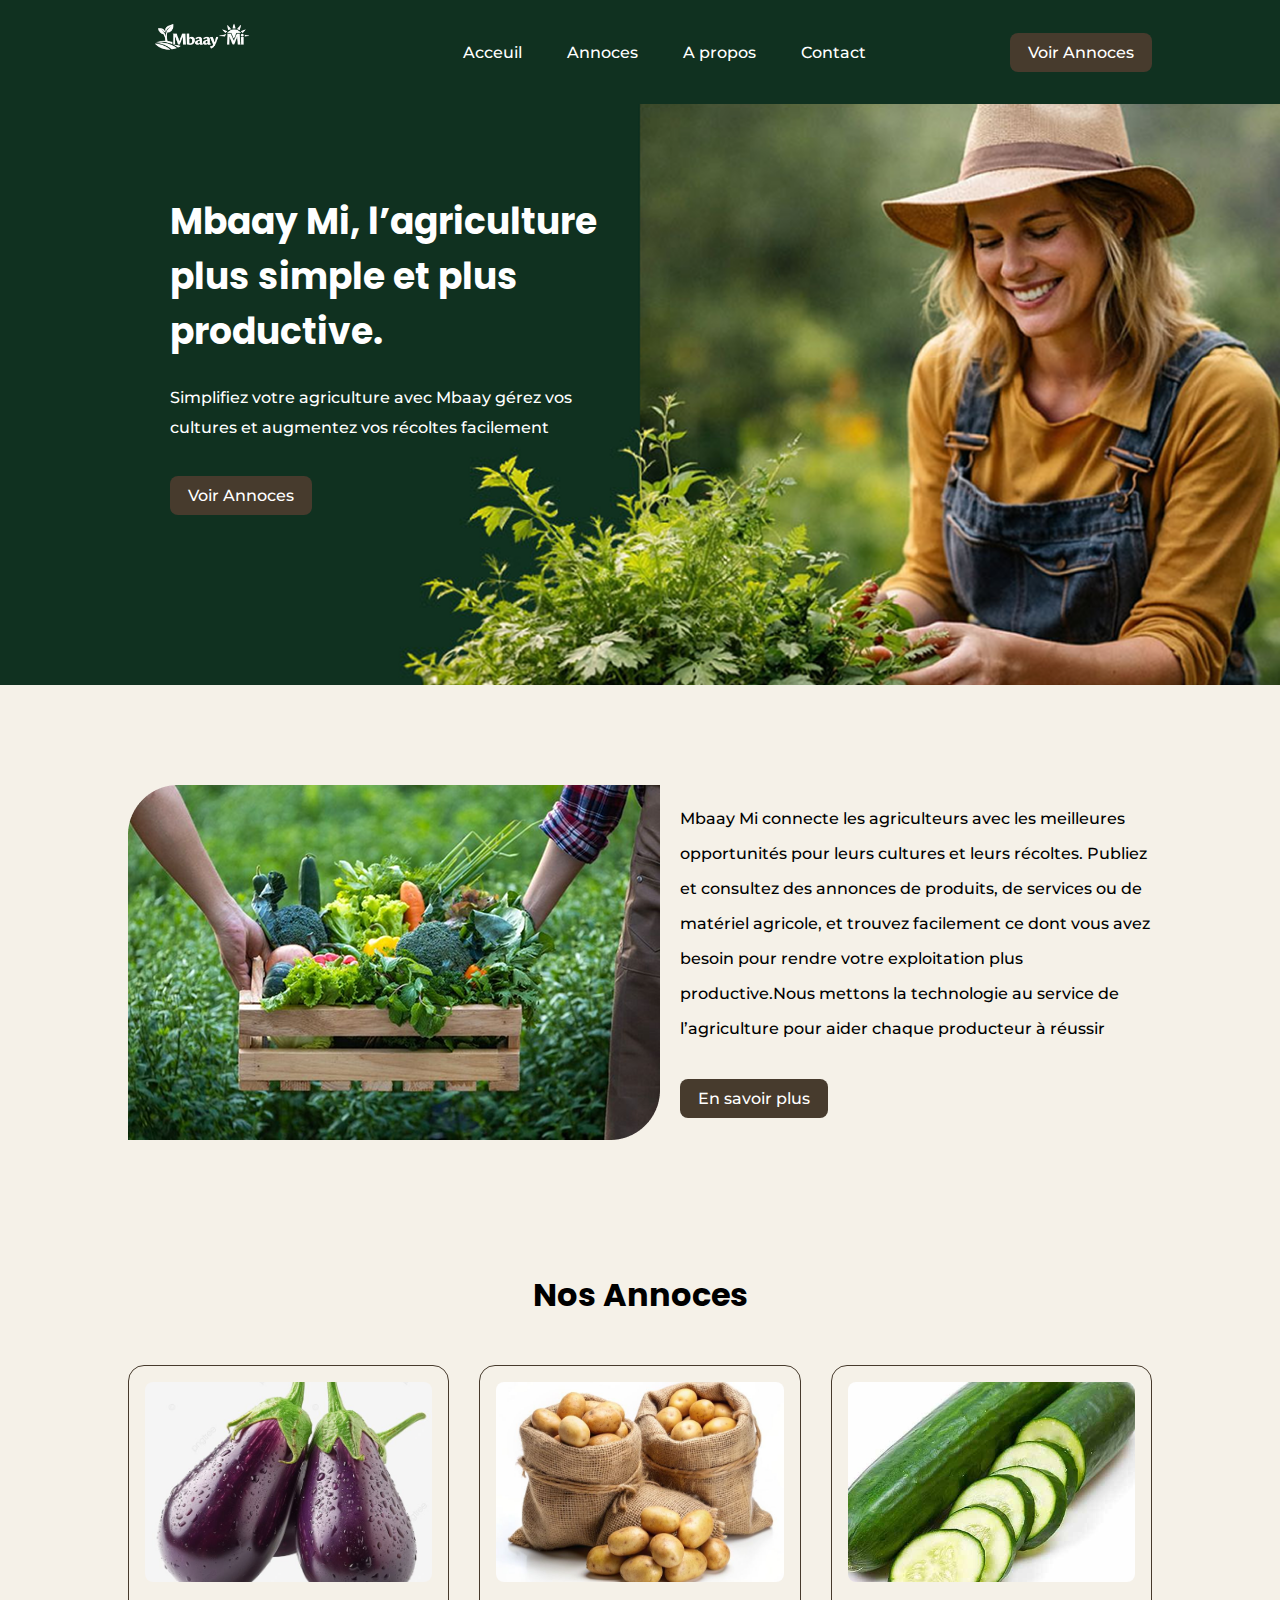
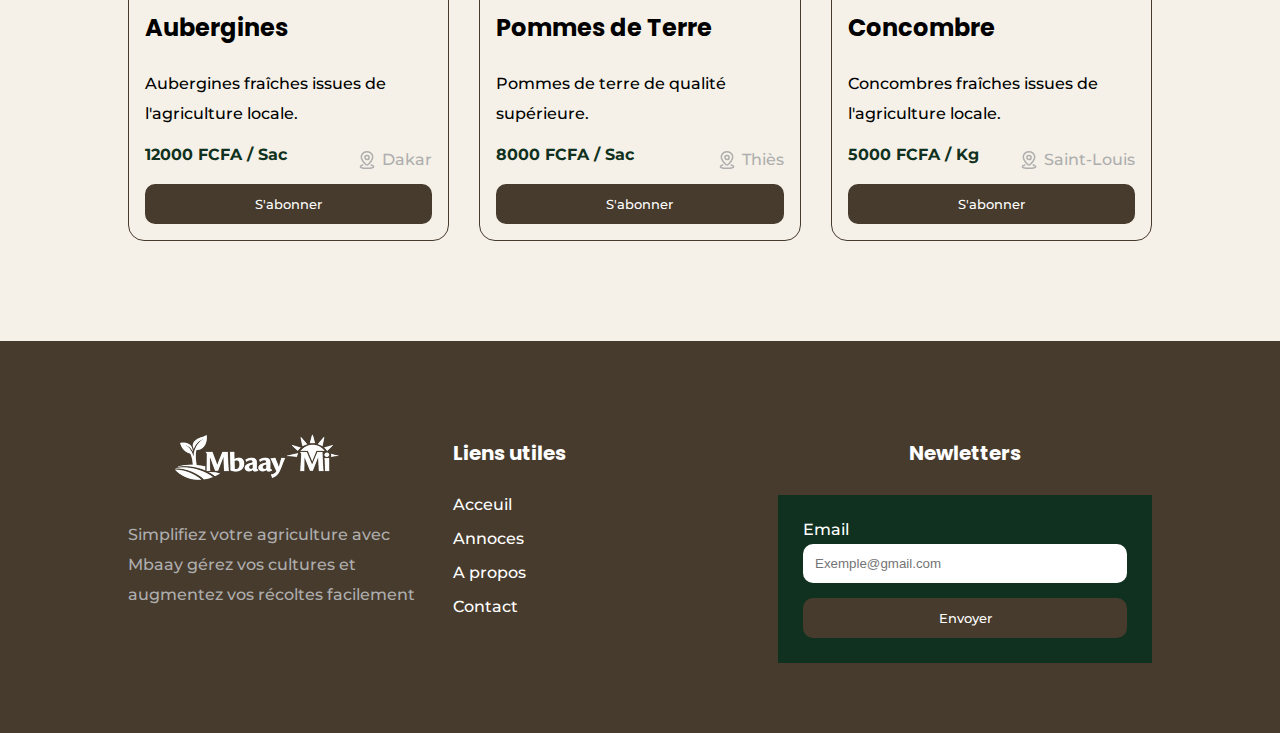
<file: index.html>
<!DOCTYPE html>
<html lang="en">
<head>
    <meta charset="UTF-8">
    <meta name="viewport" content="width=device-width, initial-scale=1.0">
    <title>Document</title>
    <link rel="stylesheet" href="./CSS/index.css">
    <link rel="stylesheet" href="./CSS/common.css">
    <link rel="preconnect" href="https://fonts.googleapis.com">
    <link rel="preconnect" href="https://fonts.gstatic.com" crossorigin>
    <link href="https://fonts.googleapis.com/css2?family=Asap:ital,wght@0,100..900;1,100..900&family=Inter:ital,opsz,wght@0,14..32,100..900;1,14..32,100..900&family=Montserrat:ital,wght@0,100..900;1,100..900&family=Mulish:ital,wght@0,200..1000;1,200..1000&family=Pacifico&family=Plus+Jakarta+Sans:ital,wght@0,200..800;1,200..800&family=Poppins:ital,wght@0,100;0,200;0,300;0,400;0,500;0,600;0,700;0,800;0,900;1,100;1,200;1,300;1,400;1,500;1,600;1,700;1,800;1,900&display=swap" rel="stylesheet">
</head>
<body>
    <header class="header">
        <div class="container">
            <div class="main-menu">
                <div class="logo">
                    <img src="./assets/image/ChatGPT Image 8 janv. 2026, 17_25_31 1.png" alt="">
                </div>
                <div class="menu">
                    <ul>
                        <li><a href="./index.html">Acceuil</a></li>
                        <li><a href="./annonces.html">Annoces</a></li>
                        <li><a href="./">A propos</a></li>
                        <li><a href="./contact.html">Contact</a></li>
                    </ul>
                </div>
                <div class="header-btn">
                    <a href="./annonces.html" class="btn">Voir Annoces</a>
                </div>
            </div>

        </div>
    </header>
    <main class="main">
        <div class="jumbo">
            <div class="container">
                <div class="jumbo-item">
                    <h1> Mbaay Mi, l’agriculture plus simple et plus productive.</h1>
                    <p>Simplifiez votre agriculture avec Mbaay gérez vos cultures et augmentez vos récoltes facilement</p>
                    <a href="./annonces.html" class="btns">Voir Annoces</a>
                </div>
            </div>
        </div>
        <section class="apropos">
            <div class="container">
               <div class="propos">
                    <div class="img">
                        <img src="./assets/image/Rectangle 4 (5).png" alt="">
                    </div>
                    <div class="presentation">
                        <p>Mbaay Mi connecte les agriculteurs avec les meilleures opportunités pour leurs cultures et leurs récoltes. Publiez et consultez des annonces de produits, de services ou de matériel agricole, et trouvez facilement ce dont vous avez besoin pour rendre votre exploitation plus productive.Nous mettons la technologie au service de l’agriculture pour aider chaque producteur à réussir</p>
                        <a href="" class="btns">En savoir plus</a>
                    </div>
               </div>
            </div>
        </section>
        <section class="annoces">
            <div class="container">
                <h2>Nos Annoces</h2>
                <div class="annoce-cards">
                    <div id="cards"></div>
                    </div>
                </div> 
        </section>
    </main>
    
    <footer>
        <div class="container">
            <div class="footer">
                <div class="footer-content">
                    <div class="logo-footer">
                        <img src="./assets/image/ChatGPT Image 8 janv. 2026, 17_25_31 1.png" alt="">
                        <p>Simplifiez votre agriculture avec Mbaay gérez vos cultures et augmentez vos récoltes facilement</p>
                    </div>
                </div>
                <div class="footer-lien">
                    <h4>Liens utiles</h4>
                    <ul>
                        <li><a href="./index.html">Acceuil</a></li>
                        <li><a href="./annonces.html">Annoces</a></li>
                        <li><a href="./">A propos</a></li>
                        <li><a href="./contact.html">Contact</a></li>
                    </ul>
                </div>
                <div class="footer-letter">
                    <h4>Newletters</h4>
                    <div class="letter">
                        <label for="">Email</label>
                        <input type="text" placeholder="Exemple@gmail.com">
                        <button class="button-abonner">Envoyer</button>
                    </div>
                </div>
            </div>
        </div>
    </footer>
    <script src="./JS/index.js"></script>
</body>
</html>
</file>
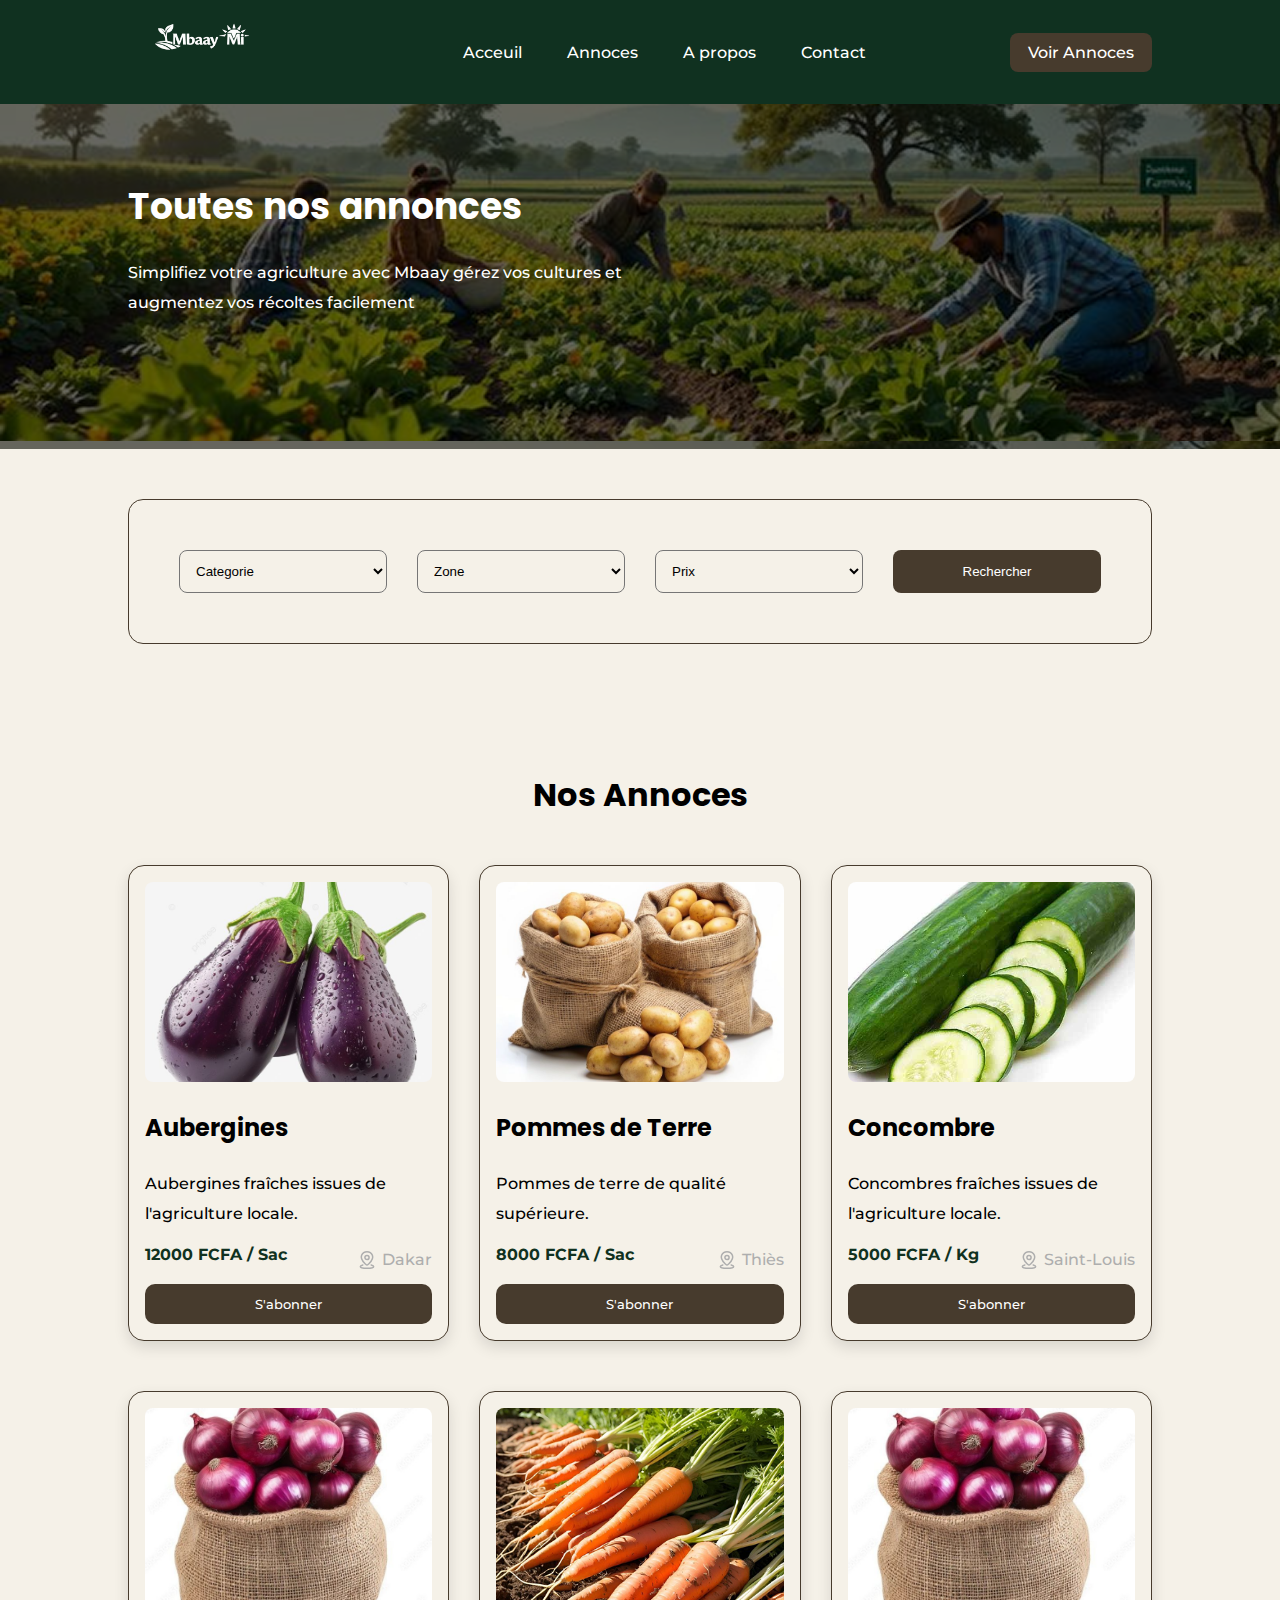
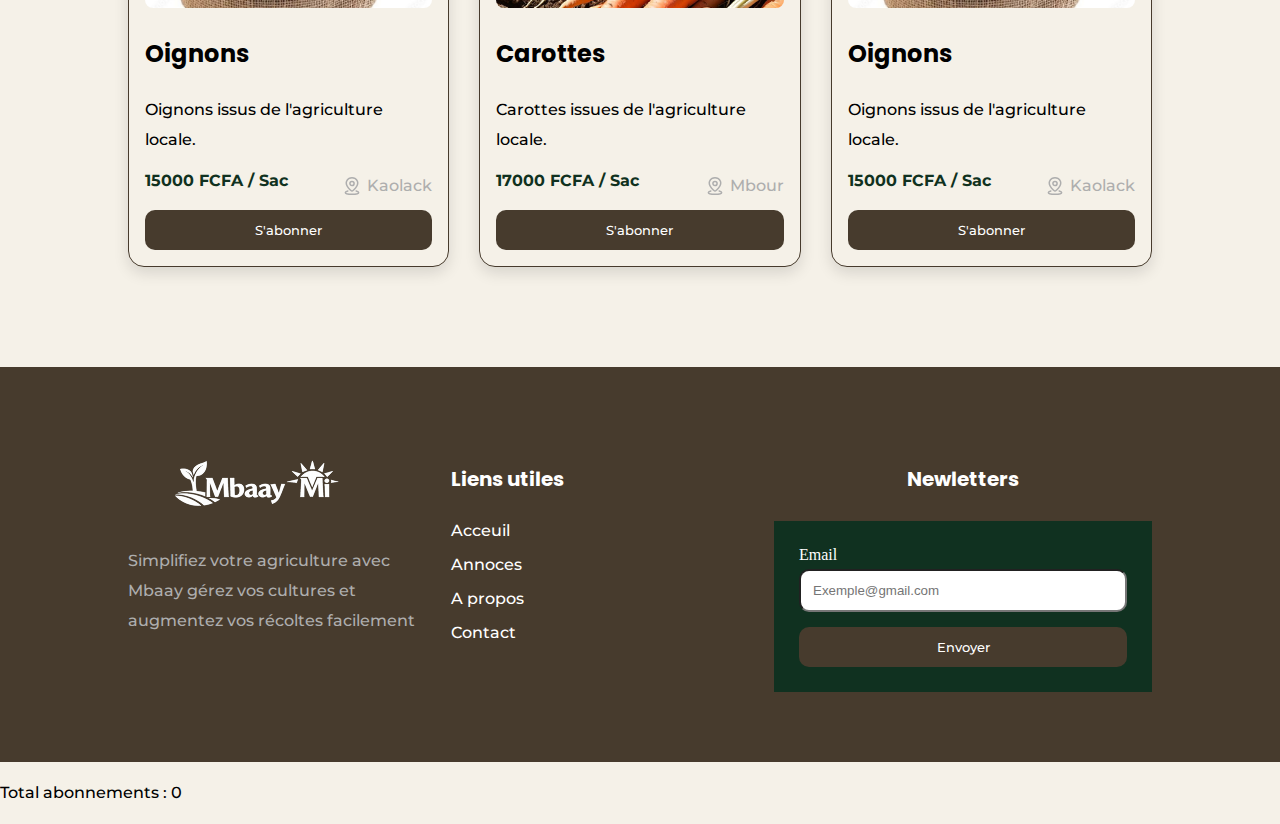
<file: annonces.html>
<!DOCTYPE html>
<html lang="en">
<head>
    <meta charset="UTF-8">
    <meta name="viewport" content="width=device-width, initial-scale=1.0">
    <title>Document</title>
    <link rel="stylesheet" href="./CSS/annonces.css">
    <link rel="stylesheet" href="./CSS/common.css">

    <link rel="preconnect" href="https://fonts.googleapis.com">
    <link rel="preconnect" href="https://fonts.gstatic.com" crossorigin>
    <link href="https://fonts.googleapis.com/css2?family=Asap:ital,wght@0,100..900;1,100..900&family=Inter:ital,opsz,wght@0,14..32,100..900;1,14..32,100..900&family=Montserrat:ital,wght@0,100..900;1,100..900&family=Mulish:ital,wght@0,200..1000;1,200..1000&family=Pacifico&family=Plus+Jakarta+Sans:ital,wght@0,200..800;1,200..800&family=Poppins:ital,wght@0,100;0,200;0,300;0,400;0,500;0,600;0,700;0,800;0,900;1,100;1,200;1,300;1,400;1,500;1,600;1,700;1,800;1,900&display=swap" rel="stylesheet">

</head>
<body>
  <header class="header">
        <div class="container">
            <div class="main-menu">
                <div class="logo">
                    <img src="./assets/image/ChatGPT Image 8 janv. 2026, 17_25_31 1.png" alt="">
                </div>
                <div class="menu">
                    <ul>
                        <li><a href="./index.html">Acceuil</a></li>
                        <li><a href="./annonces.html">Annoces</a></li>
                        <li><a href="./">A propos</a></li>
                        <li><a href="./contact.html">Contact</a></li>
                    </ul>
                </div>
                <div class="header-btn">
                    <a href="./annonces.html" class="btn">Voir Annoces</a>
                </div>
            </div>

        </div>
    </header>
    
   <main class="main">
        <section class="jumbo">
            <div class="jumbotrun">
                <div class="container">
                    <div class="text">
                        <h1>Toutes nos annonces</h1>
                        <p>Simplifiez votre agriculture avec Mbaay gérez vos cultures et augmentez vos récoltes facilement</p>
                    </div>
                </div>
            </div>
        </section>
       <section class="recherche">
            <div class="container">
                <div class="search">
                <select id="categorie">
                    <option value="">Categorie</option>
                </select>
                <select id="zone">
                    <option value="">Zone</option>
                </select>
                <select id="prix">
                    <option value="">Prix</option>
                </select>
                <button class="select-btn">Rechercher</button>
                </div>
            </div>
        </section>

        <section class="annoces">
            <div class="container">
                <h2>Nos Annoces</h2>
                <div class="annoce-cards">
                    <div id="cards"></div>
                    
                </div>
            </div>
                
        </section>
        
        
    </main>
    <footer>
        <div class="container">
            <div class="footer">
                <div class="footer-content">
                    <div class="logo-footer">
                        <img src="./assets/image/ChatGPT Image 8 janv. 2026, 17_25_31 1.png" alt="">
                        <p>Simplifiez votre agriculture avec Mbaay gérez vos cultures et augmentez vos récoltes facilement</p>
                    </div>
                </div>
                <div class="footer-lien">
                     <h4>Liens utiles</h4>
                    <ul>
                        <li><a href="./index.html">Acceuil</a></li>
                        <li><a href="./annonces.html">Annoces</a></li>
                        <li><a href="./">A propos</a></li>
                        <li><a href="./contact.html">Contact</a></li>
                    </ul>
                </div>
                    <div class="footer-letter">
                        <h4>Newletters</h4>
                        <div class="letter">
                            <label for="">Email</label>
                            <input type="text" placeholder="Exemple@gmail.com">
                            <button class="button-abonner">Envoyer</button>
                        </div>
                    </div>
                </div>

            </div>
    </footer>

    <script src="./JS/annonces.js"> </script>
    <p>Total abonnements : <span id="totalAbonnements">0</span></p>

</body>
</html>
</file>
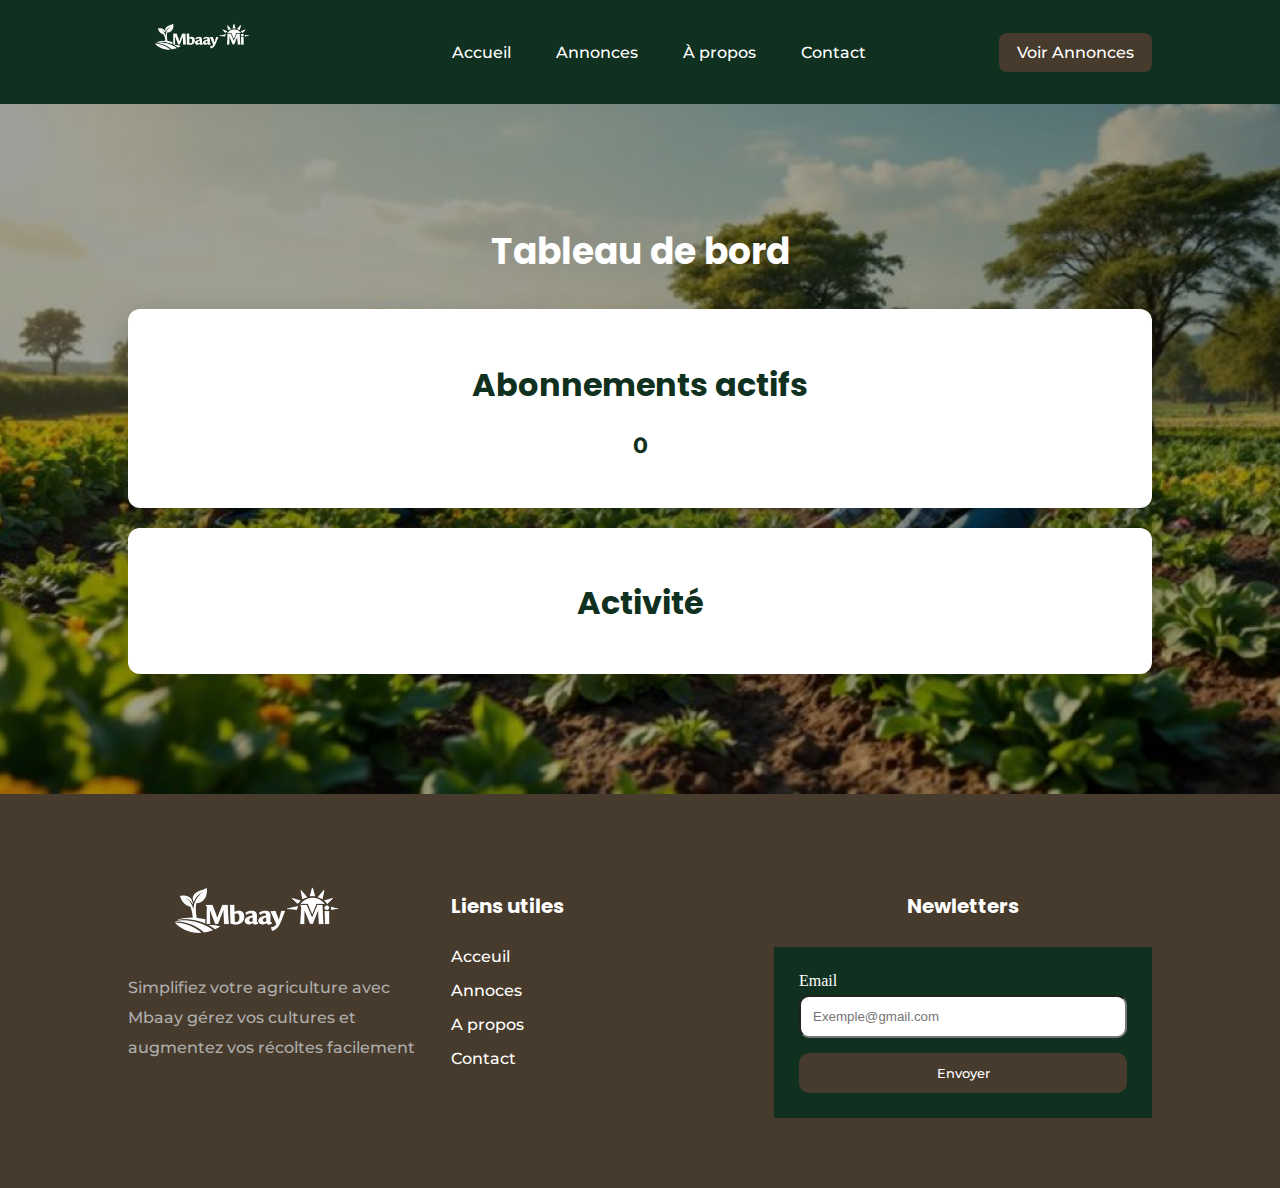
<file: dashboard.html>
<!DOCTYPE html>
<html lang="fr">
<head>
    <meta charset="UTF-8">
    <title>Dashboard - Mbaay Mi</title>
   <link rel="stylesheet" href="./CSS/common.css">
    <link rel="stylesheet" href="./CSS/dashboard.css">


    <link rel="preconnect" href="https://fonts.googleapis.com">
    <link rel="preconnect" href="https://fonts.gstatic.com" crossorigin>
    <link href="https://fonts.googleapis.com/css2?family=Asap:ital,wght@0,100..900;1,100..900&family=Inter:ital,opsz,wght@0,14..32,100..900;1,14..32,100..900&family=Montserrat:ital,wght@0,100..900;1,100..900&family=Mulish:ital,wght@0,200..1000;1,200..1000&family=Pacifico&family=Plus+Jakarta+Sans:ital,wght@0,200..800;1,200..800&family=Poppins:ital,wght@0,100;0,200;0,300;0,400;0,500;0,600;0,700;0,800;0,900;1,100;1,200;1,300;1,400;1,500;1,600;1,700;1,800;1,900&display=swap" rel="stylesheet">
</head>
<body>

    <header class="header">
        <div class="container">
            <div class="main-menu">
                <div class="logo">
                    <img src="./assets/image/ChatGPT Image 8 janv. 2026, 17_25_31 1.png" alt="Logo">
                </div>

                <div class="menu">
                    <ul>
                        <li><a href="./index.html">Accueil</a></li>
                        <li><a href="./annonces.html">Annonces</a></li>
                        <li><a href="#">À propos</a></li>
                        <li><a href="./contact.html">Contact</a></li>
                    </ul>
                </div>

                <div class="header-btn">
                    <a href="./annonces.html" class="btn">Voir Annonces</a>
                </div>
            </div>
        </div>
    </header>

    <main class="dashboard-container">
        <div class="container">
            <h1>Tableau de bord</h1>
    
            <div class="card">
                <h2>Abonnements actifs</h2>
                <p id="totalAbonnements">0</p>
            </div>
    
            <div class="card">
                <h2>Activité</h2>
                <p id="activite"></p>
            </div>
        </div>
    </main>

    <footer>
        <div class="container">
            <div class="footer">
                <div class="footer-content">
                    <div class="logo-footer">
                        <img src="./assets/image/ChatGPT Image 8 janv. 2026, 17_25_31 1.png" alt="">
                        <p>Simplifiez votre agriculture avec Mbaay gérez vos cultures et augmentez vos récoltes facilement</p>
                    </div>
                </div>
                <div class="footer-lien">
                    <h4>Liens utiles</h4>
                    <ul>
                        <li><a href="./index.html">Acceuil</a></li>
                        <li><a href="./annonces.html">Annoces</a></li>
                        <li><a href="./">A propos</a></li>
                        <li><a href="./contact.html">Contact</a></li>
                    </ul>
                </div>
                <div class="footer-letter">
                    <h4>Newletters</h4>
                    <div class="letter">
                        <label for="">Email</label>
                        <input type="text" placeholder="Exemple@gmail.com">
                        <button class="button-abonner">Envoyer</button>
                    </div>
                </div>
            </div>
        </div>
    </footer>

<script src="./JS/dashboard.js"></script>
</body>
</html>
</file>
<file: CSS/index.css>
.jumbo{
    background: url(../assets/image/Rectangle\ 11.png);
    background-repeat: no-repeat;
    background-size: cover;
    background-position: center;
    padding: 170px;
}
.jumbo-item{
    width: 450px;
    color: #FFFF;
}
.btns{
    background-color: #473B2D;
    color: #FFFF;
    padding: 10px 18px ;
    border-radius: 8px;
    text-decoration: none;
    margin-top: 17px;
    display: inline-block;
}
.propos{
    display: flex;
    gap: 20px;
}
.apropos{
    padding-top: 100px;
}
.apropos p{
    line-height: 35px;
}
.search button{
    background-color: #473B2D;
    border-radius: 8px;
    border: #473B2D;
    color: #FFF;
}
#cards{
    display: grid;
    grid-template-columns: 1fr 1fr 1fr;
    gap: 30px;
}

.cards{
    background-color: #F5F1E8;
    border-radius: 16px;
    transition: all 0.3s ease;
    padding: 16px;
    border: 1px solid #473B2D;
    margin-top: 20px;
}

.cards:hover{
    box-shadow: 0 6px 15px rgba(0,0,0,0.12);
    transform: translateY(5px);
}
.cards img{
    width: 100%;
    height: 200px;
    object-fit: cover;
    border-radius: 8px;

}
.annoces h2{
    text-align: center;

}

.annoces{
    padding-top: 100px;
}
.prix{
    display: block;
    font-weight: bold;
    color: #103120;
    margin-bottom: 10px;
}


.infos{
    display: flex;
    justify-content: space-between;
    align-items: center;
    margin-bottom: 10px;
}
.infos a{
    display: flex;
    gap: 5px;
    color:#AEAEAE;
    text-decoration: none;
}
.footer{
    display: grid;
    grid-template-columns: 1fr 1fr 1fr;
    gap: 30px;
}
.footer-lien ul{
    list-style: none;
    gap: 45px;
    padding-left: 0;
}
.footer-lien a{
    text-decoration: none;
    color: #FFFF;
    margin-top: 15px;
    display: block;
}
footer{
    background-color: #473B2D;
    margin-top: 100px;
    color: #FFF;
    padding: 70px;
    
}

footer h3{
    text-align: center;
}
label{
    display: block;
    margin-bottom: 5px;
    font-family: "Montserrat", sans-serif;
    font-weight: 500;
    font-style: 15px;
    font-style: normal;
}
.footer-letter button{
    border: none;
    width: 100%;
    border-radius: 10px;
   
}
footer p{
    color: white;
}
.footer-letter h4{
    text-align: center;
}
.footer-letter input{
    padding: 12px;
    width: 300px;
    border-radius: 10px;
    margin-bottom: 15px;
    border: none;
}
.letter{
    background-color: #103120;
    padding: 25px;

}
</file>
<file: CSS/common.css>
.container{
    max-width: 1024px;
    margin: auto;
}
body{
    margin: 0;
    padding: 0;
    box-sizing: border-box;
    background-color: #F5F1E8;
}

.button-abonner{
    width: 100%;
    padding: 12px;
    background-color:#473B2D;
    color: #FFFF;
    border-radius: 10px;
    cursor: pointer;
    font-family: "Montserrat", sans-serif;
    font-weight: 500;
    font-style: 15px;
    font-style: normal;
    border: #473B2D;
}

.button-abonner:hover{
    background-color: #2B704E;
}

/* TYPOGRAPHIE */

h1{
    font-family: "Poppins", sans-serif;
    font-weight: 700;
    font-style: normal;
    font-size: 36px;
}
h2{
    font-family: "Poppins", sans-serif;
    font-weight: 700;
    font-style: normal;
    font-size: 32px;
}
h3{
    font-family: "Poppins", sans-serif;
    font-weight: 700;
    font-style: normal;
    font-size: 24px;
}
h4{
    font-family: "Poppins", sans-serif;
    font-weight: 700;
    font-style: normal;
    font-size: 20px;
}
p{
    font-family: "Montserrat", sans-serif;
    font-weight: 500;
    font-style: 16px;
    font-style: normal;
    line-height: 30px;
}

a{
    font-family: "Montserrat", sans-serif;
    font-weight: 500;
    font-style: 15px;
    font-style: normal;
}
span{
    font-family: "Montserrat", sans-serif;
    font-weight: 500;
    font-style: 15px;
    font-style: normal;
}

/* HEADER */

.menu ul{
    display: flex;
    list-style: none;
    gap: 45px;
}
.menu a{
    text-decoration: none;
    color: #FFFF;

}
.header{
    background-color: #103120;
    padding: 10px;
    position: fixed;
    top: 0;
    left: 0;
    right: 0;
    z-index: 2000;
}

.main-menu{
    display: flex;
    align-items: center;
    justify-content: space-between;
}
.btn{
    background-color: #473B2D;
    color: #FFFF;
    padding: 10px 18px ;
    border-radius: 8px;
    text-decoration: none;
}

.btn:hover{
    background-color: #2B704E;
}
.logo img{
    height: 80px;
}


/* FOOTER */

.footer{
    display: grid;
    grid-template-columns: 1fr 1fr 1fr;
    gap: 30px;
}
.footer-lien ul{
    list-style: none;
    gap: 45px;
    padding-left: 0;
}
.footer-lien a{
    text-decoration: none;
    color: #FFFF;
    margin-top: 15px;
    display: block;
}
footer{
    background-color: #473B2D;
    margin-top: 100px;
    color: #FFF;
    padding: 70px;
    
}
footer h3{
    text-align: center;
}
label{
    display: block;
    margin-bottom: 5px;
}
.footer-letter button{
    border: none;
    width: 100%;
   
}
.footer-letter h4{
    text-align: center;
}
.footer-letter input{
    padding: 12px;
    width: 300px;
    border-radius: 10px;
    margin-bottom: 15px;
}
.letter{
    background-color: #103120;
    padding: 25px;
}

.logo-footer p{
    color: #AEAEAE;
}

.logo-footer img{
    margin-bottom: -50px;
}
</file>
<file: CSS/annonces.css>
.text{
    color: #FFFF;
    width: 580px;
}
.search{
    display: grid;
    gap: 30px;
    grid-template-columns: 1fr 1fr 1fr 1fr ;
    padding: 50px;
    border: 1px solid #473B2D;
    margin-top: 50px;
    border-radius: 15px;
}

.search select{
    padding: 12px;
    border-radius: 8px;
    background-color: #F5F1E8;
}
option{
    font-family: "Montserrat", sans-serif;
    font-weight: 500;
    font-style: 15px;
    font-style: normal;

}
.jumbotrun{
    background: url(../assets/image/Rectangle\ 17\ \(1\).png);
    padding: 115px;
    margin-top: 40px;
}
.search button{
    background-color: #473B2D;
    border-radius: 8px;
    border: #473B2D;
    color: #FFF;
}
#cards{
    display: grid;
    grid-template-columns: 1fr 1fr 1fr;
    gap: 30px;
}

.cards{
    background-color: #F5F1E8;
    border-radius: 16px;
    box-shadow: 0 6px 15px rgba(0,0,0,0.12);
    transition: transform 0.3s ease , box-shadow 0.3 ease;
    padding: 16px;
    border: 1px solid #473B2D;
    margin-top: 20px;

}
.cards img{
    width: 100%;
    height: 200px;
    object-fit: cover;
    border-radius: 8px;

}
.annoces h2{
    text-align: center;

}

.annoces{
    padding-top: 100px;
}
.prix{
    display: block;
    font-weight: bold;
    color: #103120;
    margin-bottom: 10px;
}

.infos{
    display: flex;
    justify-content: space-between;
    align-items: center;
    margin-bottom: 10px;
}
.infos a{
    display: flex;
    gap: 5px;
    color:#AEAEAE;
    text-decoration: none;
}
</file>
<file: CSS/dashboard.css>
body {
    min-height: 100vh;
}


nav {
    display: flex;
    justify-content: flex-end;
    gap: 30px;
}

nav a {
    text-decoration: none;
    color: #103120;
    font-weight: bold;
    font-size: 16px;
}

nav a:hover {
    text-decoration: underline;
}


.dashboard-container {
    background-image: linear-gradient(#00000060, #00000060), url("../assets/image/imgmbaymi.png");
    background-size: cover;
    background-position: center;
    padding: 100px 0;
    margin-top: 100px;
}

.dashboard-container h1 {
    text-align: center;
    color: #ffffff;
    margin-bottom: 30px;
}


.card {
    background-color: white;
    padding: 25px;
    margin-bottom: 20px;
    border-radius: 12px;
    text-align: center;
    box-shadow: 0 10px 30px rgba(0,0,0,0.2);
}

.card h2 {
    color: #103120;
    margin-bottom: 10px;
}

.card p {
    font-size: 22px;
    font-weight: bold;
    color: #103120;
}

footer{
    margin-top: 0 !important;
}
</file>
